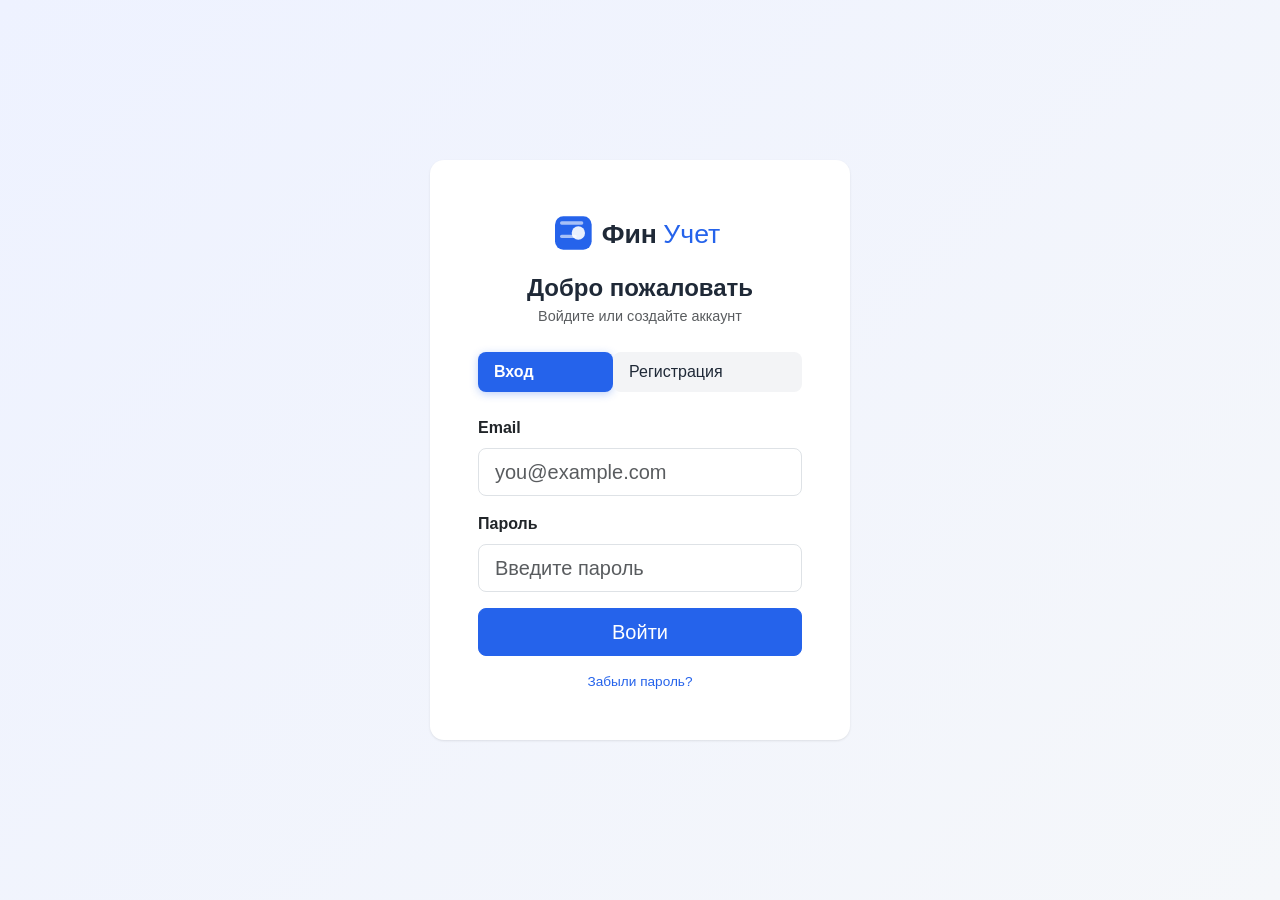
<file: frontend/index.html>
<!DOCTYPE html>
<html lang="ru">
<head>
<meta charset="UTF-8" />
<meta name="viewport" content="width=device-width, initial-scale=1.0" />
<link rel="icon" type="image/svg+xml" href="images/favicon.svg">
<title>Личный финансовый учет — Вход</title>
<link href="https://cdn.jsdelivr.net/npm/bootstrap@5.3.3/dist/css/bootstrap.min.css" rel="stylesheet">
<link href="css/style.css" rel="stylesheet">
</head>
<body>

<div class="auth-wrapper">
  <div class="card auth-card p-4 p-md-5">
    <!-- Логотип -->
    <div class="text-center mb-3">
      <img src="images/logo.svg" alt="ФинУчет" height="50" class="d-block" style="margin: 0 auto 0 calc(50% + 15px); transform: translateX(-50%);">
    </div>
    
    <h1 class="h4 text-center mb-1" style="font-weight: 700; color: #1f2937;">Добро пожаловать</h1>
    <p class="text-center text-muted mb-4" style="font-size: 0.9rem;">Войдите или создайте аккаунт</p>

    <ul class="nav nav-pills nav-fill mb-4" id="authTabs">
      <li class="nav-item">
        <button class="nav-link active" data-tab="login">Вход</button>
      </li>
      <li class="nav-item">
        <button class="nav-link" data-tab="register">Регистрация</button>
      </li>
    </ul>

    <div id="alertBox" class="alert alert-danger d-none" role="alert"></div>

    <!-- LOGIN -->
    <form id="loginForm">
      <div class="mb-3">
        <label class="form-label fw-semibold">Email</label>
        <input type="email" class="form-control form-control-lg" id="loginEmail" placeholder="you@example.com" required>
      </div>
      <div class="mb-3">
        <label class="form-label fw-semibold">Пароль</label>
        <input type="password" class="form-control form-control-lg" id="loginPassword" placeholder="Введите пароль" required>
      </div>
      <button type="submit" class="btn btn-brand w-100 btn-lg">Войти</button>
      <p class="text-center text-muted mt-3 mb-0" style="font-size: 0.85rem;">
        <a href="forgot-password.html" style="color: var(--brand); text-decoration: none;">Забыли пароль?</a>
      </p>
    </form>

    <!-- REGISTER -->
    <form id="registerForm" class="d-none">
      <div class="mb-3">
        <label class="form-label fw-semibold">Имя пользователя</label>
        <input type="text" class="form-control form-control-lg" id="regUsername" placeholder="Ваше имя" required>
      </div>
      <div class="mb-3">
        <label class="form-label fw-semibold">Email</label>
        <input type="email" class="form-control form-control-lg" id="regEmail" placeholder="you@example.com" required>
      </div>
      <div class="mb-3">
        <label class="form-label fw-semibold">Пароль</label>
        <input type="password" class="form-control form-control-lg" id="regPassword" placeholder="Минимум 6 символов" minlength="6" required>
      </div>
      <div class="mb-3">
        <label class="form-label fw-semibold">Подтверждение пароля</label>
        <input type="password" class="form-control form-control-lg" id="regPasswordConfirm" placeholder="Повторите пароль" minlength="6" required>
      </div>
      <button type="submit" class="btn btn-brand w-100 btn-lg">Зарегистрироваться</button>
    </form>
  </div>
</div>

<script src="js/config.js"></script>
<script src="js/api.js"></script>
<script src="js/auth.js"></script>
</body>
</html>
</file>
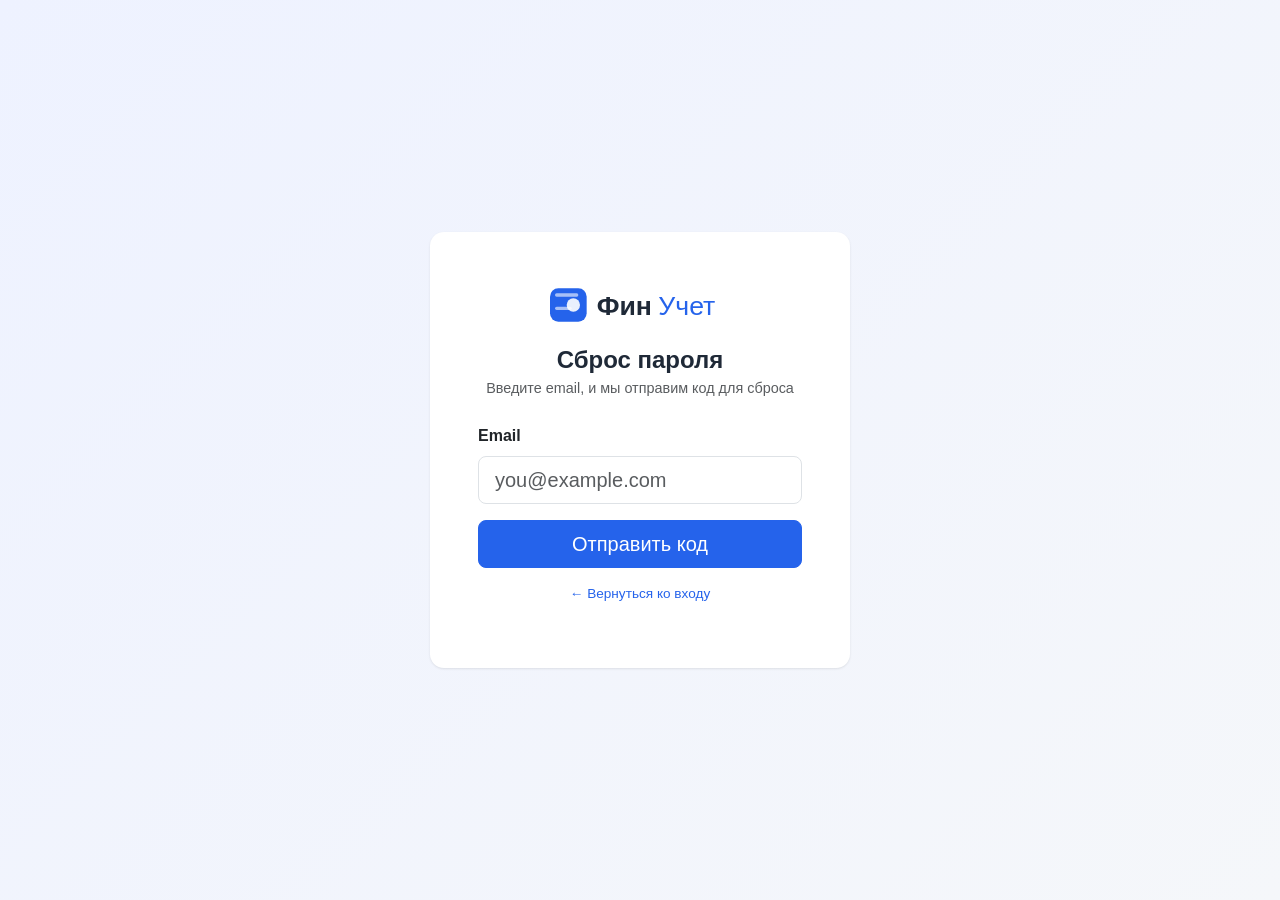
<file: frontend/forgot-password.html>
<!DOCTYPE html>
<html lang="ru">
<head>
<meta charset="UTF-8" />
<meta name="viewport" content="width=device-width, initial-scale=1.0" />
<link rel="icon" type="image/svg+xml" href="images/favicon.svg">
<title>Сброс пароля — ФинУчет</title>
<link href="https://cdn.jsdelivr.net/npm/bootstrap@5.3.3/dist/css/bootstrap.min.css" rel="stylesheet">
<link href="css/style.css" rel="stylesheet">
</head>
<body>

<div class="auth-wrapper">
  <div class="card auth-card p-4 p-md-5">
    <!-- Логотип -->
    <div class="text-center mb-3">
      <img src="images/logo.svg" alt="ФинУчет" height="50" class="d-block" style="margin: 0 auto; position: relative; left: 10px;">
    </div>
    
    <h1 class="h4 text-center mb-1" style="font-weight: 700; color: #1f2937;">Сброс пароля</h1>
    <p class="text-center text-muted mb-4" style="font-size: 0.9rem;">
      Введите email, и мы отправим код для сброса
    </p>

    <div id="alertBox" class="alert alert-danger d-none" role="alert"></div>
    <div id="successBox" class="alert alert-success d-none" role="alert"></div>

    <!-- ШАГ 1: Ввод email -->
    <form id="forgotForm">
      <div class="mb-3">
        <label class="form-label fw-semibold">Email</label>
        <input type="email" class="form-control form-control-lg" id="forgotEmail" placeholder="you@example.com" required>
      </div>
      <button type="submit" class="btn btn-brand w-100 btn-lg" id="sendCodeBtn">Отправить код</button>
    </form>

    <!-- ШАГ 2: Ввод кода и нового пароля (скрыт изначально) -->
    <form id="resetForm" class="d-none mt-3">
      <div class="mb-3">
        <label class="form-label fw-semibold">Код из письма</label>
        <input type="text" class="form-control form-control-lg text-center" id="resetCode" placeholder="000000" maxlength="6" style="font-size: 24px; letter-spacing: 6px; font-weight: 700;" required>
      </div>
      <div class="mb-3">
        <label class="form-label fw-semibold">Новый пароль</label>
        <input type="password" class="form-control form-control-lg" id="resetPassword" placeholder="Минимум 6 символов" minlength="6" required>
      </div>
      <div class="mb-3">
        <label class="form-label fw-semibold">Подтверждение пароля</label>
        <input type="password" class="form-control form-control-lg" id="resetPasswordConfirm" placeholder="Повторите пароль" minlength="6" required>
      </div>
      <button type="submit" class="btn btn-brand w-100 btn-lg" id="resetBtn">Сбросить пароль</button>
    </form>

    <div class="text-center mt-3">
      <p class="text-muted" style="font-size: 0.85rem;">
        <a href="index.html" style="color: var(--brand); text-decoration: none;">← Вернуться ко входу</a>
      </p>
    </div>
  </div>
</div>

<script src="js/config.js"></script>
<script src="js/api.js"></script>
<script src="js/forgot-password.js"></script>
</body>
</html>
</file>
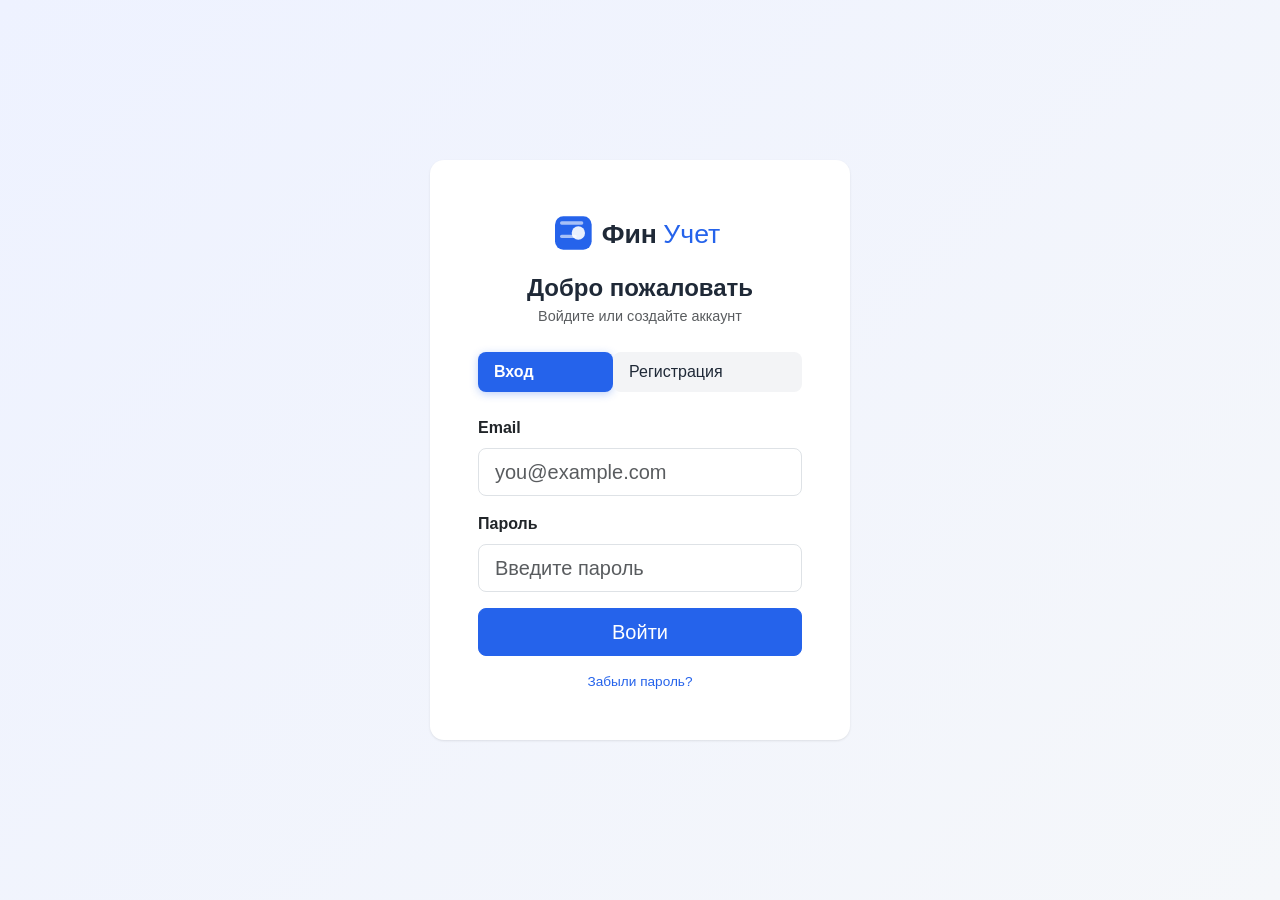
<file: frontend/plans.html>
<!DOCTYPE html>
<html lang="ru">
<head>
<meta charset="UTF-8" />
<meta name="viewport" content="width=device-width, initial-scale=1.0" />
<link rel="icon" type="image/svg+xml" href="images/favicon.svg">
<title>Планы трат</title>
<link href="https://cdn.jsdelivr.net/npm/bootstrap@5.3.3/dist/css/bootstrap.min.css" rel="stylesheet">
<link href="css/style.css" rel="stylesheet">
</head>
<body>

<nav class="navbar navbar-expand-lg navbar-light bg-white border-bottom mb-4">
  <div class="container">
    <a class="navbar-brand" href="dashboard.html">
      <img src="images/logo.svg" alt="ФинУчет" height="36" style="vertical-align: middle;">
    </a>
    
    <!-- Мобильная версия: имя + выход -->
    <div class="d-flex align-items-center gap-2 d-lg-none" id="mobileUserInfo">
      <select id="currencySelectMobile" class="form-select form-select-sm" style="width: auto;">
        <option value="RUB">₽ RUB</option>
        <option value="USD">$ USD</option>
        <option value="EUR">€ EUR</option>
        <option value="KZT">₸ KZT</option>
        <option value="BYN">Br BYN</option>
        <option value="UAH">₴ UAH</option>
      </select>
      <span class="text-muted" style="font-size: 12px; white-space: nowrap;">
        👤 <span id="navUsernameMobile"></span>
      </span>
      <a class="btn btn-outline-secondary btn-sm" href="#" id="logoutBtnMobile" style="font-size: 11px; padding: 2px 6px;">Выйти</a>
    </div>
    
    <button class="navbar-toggler" type="button" data-bs-toggle="collapse" data-bs-target="#navMenu">
      <span class="navbar-toggler-icon"></span>
    </button>
    <div class="collapse navbar-collapse" id="navMenu">
      <ul class="navbar-nav me-auto">
        <li class="nav-item">
          <a class="nav-link" href="dashboard.html">
            <img src="images/dashboard.svg" alt="Дашборд" width="18" height="18">
            Дашборд
          </a>
        </li>
        <li class="nav-item">
          <a class="nav-link" href="transactions.html">
            <img src="images/transactions.svg" alt="Операции" width="18" height="18">
            Операции
          </a>
        </li>
        <li class="nav-item">
          <a class="nav-link active" href="plans.html">
            <img src="images/plans.svg" alt="Планы трат" width="18" height="18">
            Планы трат
          </a>
        </li>
        <li class="nav-item">
          <a class="nav-link" href="reports.html">
            <img src="images/reports.svg" alt="Отчеты" width="18" height="18">
            Отчеты
          </a>
        </li>
      </ul>
      <ul class="navbar-nav">
        <li class="nav-item d-flex align-items-center me-3 text-muted">
          <span>👤 <span id="navUsername"></span></span>
        </li>
        <li class="nav-item">
          <a class="btn btn-outline-secondary btn-sm" href="#" id="logoutBtn">Выйти</a>
        </li>
      </ul>
    </div>
  </div>
</nav>

<div class="container pb-5">
  <div class="d-flex justify-content-between align-items-center mb-1">
    <h1 class="h4 mb-0">Планы трат по категориям</h1>
    <input type="month" class="form-control" id="planMonth" style="max-width: 180px;">
  </div>
  <p class="text-muted mb-4">Установите лимит расходов на месяц для каждой категории и отслеживайте прогресс.</p>

  <div id="alertBox" class="alert alert-danger d-none"></div>

  <div class="row g-3" id="plansContainer"></div>
</div>

<!-- ===== МОБИЛЬНОЕ НИЖНЕЕ МЕНЮ ===== -->
<div class="mobile-bottom-nav">
  <a href="dashboard.html" class="nav-item">
    <svg xmlns="http://www.w3.org/2000/svg" viewBox="0 0 24 24" stroke-width="2" stroke-linecap="round" stroke-linejoin="round">
      <rect x="3" y="3" width="7" height="7" rx="1"/>
      <rect x="14" y="3" width="7" height="7" rx="1"/>
      <rect x="3" y="14" width="7" height="7" rx="1"/>
      <rect x="14" y="14" width="7" height="7" rx="1"/>
    </svg>
    <span>Дашборд</span>
  </a>
  <a href="transactions.html" class="nav-item">
    <svg xmlns="http://www.w3.org/2000/svg" viewBox="0 0 24 24" stroke-width="2" stroke-linecap="round" stroke-linejoin="round">
      <path d="M6 9L3 12L6 15"/>
      <path d="M18 9L21 12L18 15"/>
      <path d="M3 12H21"/>
      <path d="M8 5V7"/>
      <path d="M16 17V19"/>
      <path d="M10 5V7"/>
      <path d="M14 17V19"/>
      <path d="M12 12V14"/>
      <path d="M12 12H10"/>
      <path d="M12 12H14"/>
    </svg>
    <span>Операции</span>
  </a>
  <a href="plans.html" class="nav-item active">
    <svg xmlns="http://www.w3.org/2000/svg" viewBox="0 0 24 24" stroke-width="2" stroke-linecap="round" stroke-linejoin="round">
      <circle cx="12" cy="12" r="10"/>
      <circle cx="12" cy="12" r="4"/>
      <path d="M12 2V4"/>
      <path d="M12 20V22"/>
      <path d="M4.93 4.93L6.34 6.34"/>
      <path d="M17.66 17.66L19.07 19.07"/>
      <path d="M2 12H4"/>
      <path d="M20 12H22"/>
      <path d="M4.93 19.07L6.34 17.66"/>
      <path d="M17.66 6.34L19.07 4.93"/>
    </svg>
    <span>Планы</span>
  </a>
  <a href="reports.html" class="nav-item">
    <svg xmlns="http://www.w3.org/2000/svg" viewBox="0 0 24 24" stroke-width="2" stroke-linecap="round" stroke-linejoin="round">
      <path d="M4 20H20"/>
      <path d="M9 10V16"/>
      <path d="M15 6V16"/>
      <path d="M12 13V16"/>
      <rect x="3" y="4" width="18" height="16" rx="2"/>
    </svg>
    <span>Отчеты</span>
  </a>
</div>

<script src="https://cdn.jsdelivr.net/npm/bootstrap@5.3.3/dist/js/bootstrap.bundle.min.js"></script>
<script src="js/config.js"></script>
<script src="js/api.js"></script>
<script src="js/nav.js"></script>
<script src="js/plans.js"></script>
</body>
</html>
</file>
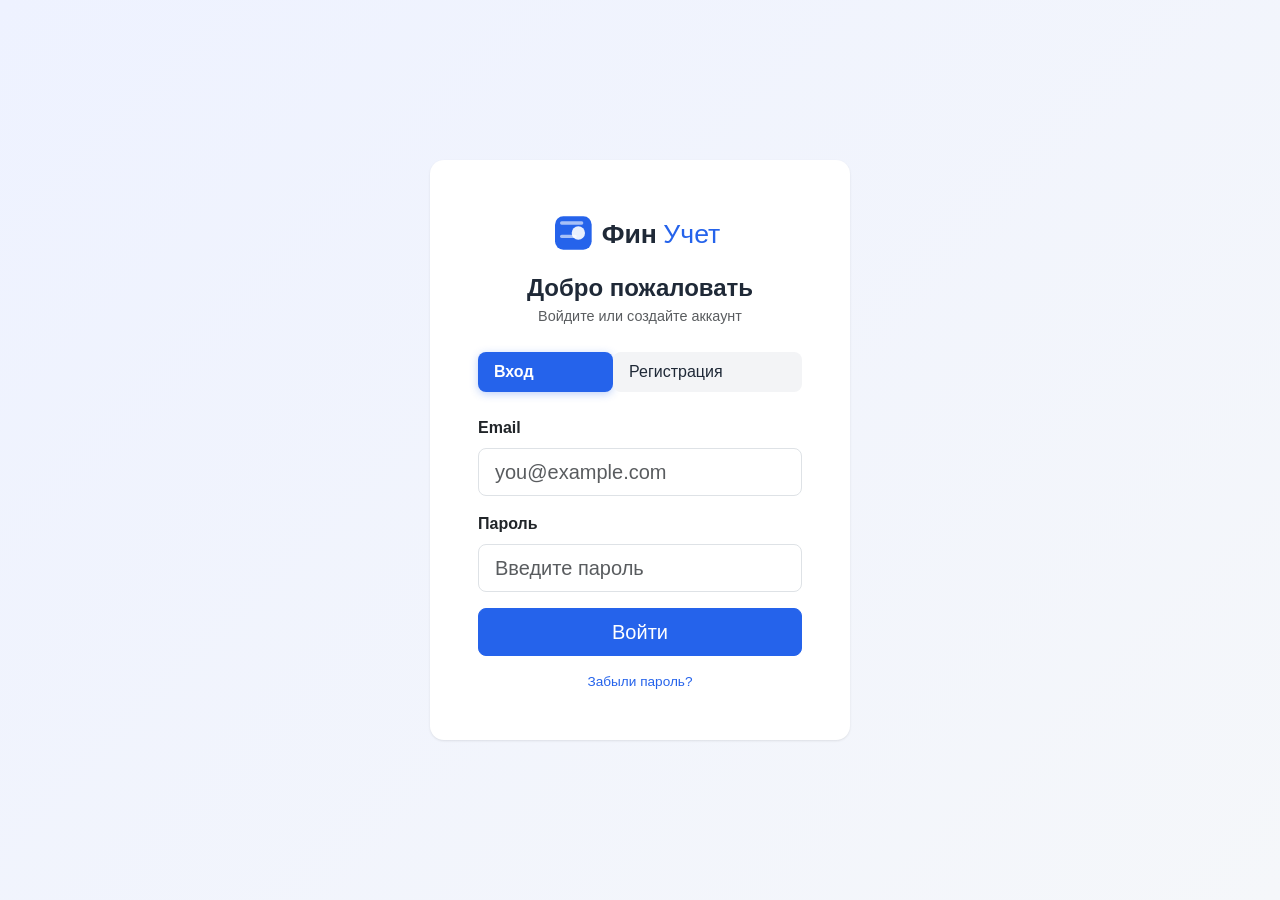
<file: frontend/transactions.html>
<!DOCTYPE html>
<html lang="ru">
<head>
<meta charset="UTF-8" />
<meta name="viewport" content="width=device-width, initial-scale=1.0" />
<link rel="icon" type="image/svg+xml" href="images/favicon.svg">
<title>Операции</title>
<link href="https://cdn.jsdelivr.net/npm/bootstrap@5.3.3/dist/css/bootstrap.min.css" rel="stylesheet">
<link href="css/style.css" rel="stylesheet">
</head>
<body>

<nav class="navbar navbar-expand-lg navbar-light bg-white border-bottom mb-4">
  <div class="container">
    <a class="navbar-brand" href="dashboard.html">
      <img src="images/logo.svg" alt="ФинУчет" height="36" style="vertical-align: middle;">
    </a>
    
    <!-- Мобильная версия: имя + выход -->
    <div class="d-flex align-items-center gap-2 d-lg-none" id="mobileUserInfo">
      <select id="currencySelectMobile" class="form-select form-select-sm" style="width: auto;">
        <option value="RUB">₽ RUB</option>
        <option value="USD">$ USD</option>
        <option value="EUR">€ EUR</option>
        <option value="KZT">₸ KZT</option>
        <option value="BYN">Br BYN</option>
        <option value="UAH">₴ UAH</option>
      </select>
      <span class="text-muted" style="font-size: 12px; white-space: nowrap;">
        👤 <span id="navUsernameMobile"></span>
      </span>
      <a class="btn btn-outline-secondary btn-sm" href="#" id="logoutBtnMobile" style="font-size: 11px; padding: 2px 6px;">Выйти</a>
    </div>
    
    <button class="navbar-toggler" type="button" data-bs-toggle="collapse" data-bs-target="#navMenu">
      <span class="navbar-toggler-icon"></span>
    </button>
    <div class="collapse navbar-collapse" id="navMenu">
      <ul class="navbar-nav me-auto">
        <li class="nav-item">
          <a class="nav-link" href="dashboard.html">
            <img src="images/dashboard.svg" alt="Дашборд" width="18" height="18">
            Дашборд
          </a>
        </li>
        <li class="nav-item">
          <a class="nav-link active" href="transactions.html">
            <img src="images/transactions.svg" alt="Операции" width="18" height="18">
            Операции
          </a>
        </li>
        <li class="nav-item">
          <a class="nav-link" href="plans.html">
            <img src="images/plans.svg" alt="Планы трат" width="18" height="18">
            Планы трат
          </a>
        </li>
        <li class="nav-item">
          <a class="nav-link" href="reports.html">
            <img src="images/reports.svg" alt="Отчеты" width="18" height="18">
            Отчеты
          </a>
        </li>
      </ul>
      <ul class="navbar-nav">
        <li class="nav-item d-flex align-items-center me-3 text-muted">
          <span>👤 <span id="navUsername"></span></span>
        </li>
        <li class="nav-item">
          <a class="btn btn-outline-secondary btn-sm" href="#" id="logoutBtn">Выйти</a>
        </li>
      </ul>
    </div>
  </div>
</nav>

<div class="container pb-5">
  <div class="d-flex justify-content-between align-items-center mb-4">
    <h1 class="h4 mb-0">Операции</h1>
    <button class="btn btn-brand" data-bs-toggle="modal" data-bs-target="#txModal" id="btnAddTx">+ Добавить операцию</button>
  </div>

  <div id="alertBox" class="alert alert-danger d-none"></div>

  <!-- Filters -->
  <div class="card p-3 mb-4">
    <div class="row g-2 align-items-end">
      <div class="col-6 col-md-2">
        <label class="form-label small mb-1">Тип</label>
        <select class="form-select form-select-sm" id="filterType">
          <option value="">Все</option>
          <option value="income">Доход</option>
          <option value="expense">Расход</option>
          <option value="investment">Инвестиция</option>
        </select>
      </div>
      <div class="col-6 col-md-3">
        <label class="form-label small mb-1">Категория</label>
        <select class="form-select form-select-sm" id="filterCategory">
          <option value="">Все</option>
        </select>
      </div>
      <div class="col-6 col-md-2">
        <label class="form-label small mb-1">Период</label>
        <select class="form-select form-select-sm" id="filterPeriod">
          <option value="all">Все время</option>
          <option value="today">Сегодня</option>
          <option value="week">Неделя</option>
          <option value="month">Месяц</option>
          <option value="custom">Произвольный</option>
        </select>
      </div>
      <div class="col-6 col-md-2 custom-range d-none">
        <label class="form-label small mb-1">С</label>
        <input type="date" class="form-control form-control-sm" id="filterStart">
      </div>
      <div class="col-6 col-md-2 custom-range d-none">
        <label class="form-label small mb-1">По</label>
        <input type="date" class="form-control form-control-sm" id="filterEnd">
      </div>
      <div class="col-6 col-md-1">
        <button class="btn btn-brand btn-sm w-100" id="btnFilter">Найти</button>
      </div>
    </div>
  </div>

  <div class="card p-3">
  <div class="table-responsive">
    <table class="table align-middle mb-0">
      <thead>
        <tr>
          <th>Дата</th>
          <th>Тип</th>
          <th>Категория</th>
          <th class="text-end">Сумма</th>
          <th>Комментарий</th>
          <th class="text-end">Действия</th>
        </tr>
      </thead>
      <tbody id="txBody"></tbody>
    </table>
    <div id="txEmpty" class="empty-state d-none">Операций не найдено.</div>
  </div>
</div>
</div>

<!-- Add/Edit Modal -->
<div class="modal fade" id="txModal" tabindex="-1">
  <div class="modal-dialog">
    <div class="modal-content">
      <div class="modal-header">
        <h5 class="modal-title" id="txModalTitle">Новая операция</h5>
        <button type="button" class="btn-close" data-bs-dismiss="modal"></button>
      </div>
      <form id="txForm">
        <div class="modal-body">
          <input type="hidden" id="txId">
          <div class="mb-3">
            <label class="form-label">Тип</label>
            <select class="form-select" id="txType" required>
              <option value="expense">Расход</option>
              <option value="income">Доход</option>
              <option value="investment">Инвестиция</option>
            </select>
          </div>
          <div class="mb-3">
            <label class="form-label">Категория</label>
            <select class="form-select" id="txCategory" required></select>
          </div>
          <div class="mb-3">
            <label class="form-label">Сумма</label>
            <input type="number" step="0.01" min="0.01" class="form-control" id="txAmount" required>
          </div>
          <div class="mb-3">
            <label class="form-label">Дата</label>
            <input type="date" class="form-control" id="txDate" required>
          </div>
          <div class="mb-3">
            <label class="form-label">Комментарий</label>
            <input type="text" class="form-control" id="txComment" placeholder="Необязательно">
          </div>

          <!-- ===== НОВЫЙ ЧЕКБОКС ===== -->
          <div class="mb-3" id="excludeCheckboxWrapper">
            <div class="form-check">
              <input class="form-check-input" type="checkbox" id="txExcludeFromIncome">
              <label class="form-check-label" for="txExcludeFromIncome">
                <span>Не учитывать в доходах</span>
                <small class="d-block text-muted" style="font-size: 0.75rem;">
                  (для возвратов, переводов между счетами, покупки/продажи активов)
                </small>
              </label>
            </div>
          </div>
          <!-- ===== КОНЕЦ НОВОГО ЧЕКБОКСА ===== -->

        </div>
        <div class="modal-footer">
          <button type="button" class="btn btn-outline-secondary" data-bs-dismiss="modal">Отмена</button>
          <button type="submit" class="btn btn-brand">Сохранить</button>
        </div>
      </form>
    </div>
  </div>
</div>

<!-- Delete confirm modal -->
<div class="modal fade" id="deleteModal" tabindex="-1">
  <div class="modal-dialog">
    <div class="modal-content">
      <div class="modal-header">
        <h5 class="modal-title">Удалить операцию?</h5>
        <button type="button" class="btn-close" data-bs-dismiss="modal"></button>
      </div>
      <div class="modal-body">Это действие нельзя отменить.</div>
      <div class="modal-footer">
        <button type="button" class="btn btn-outline-secondary" data-bs-dismiss="modal">Отмена</button>
        <button type="button" class="btn btn-danger" id="confirmDeleteBtn">Удалить</button>
      </div>
    </div>
  </div>
</div>

<!-- ===== МОБИЛЬНОЕ НИЖНЕЕ МЕНЮ ===== -->
<div class="mobile-bottom-nav">
  <a href="dashboard.html" class="nav-item">
    <svg xmlns="http://www.w3.org/2000/svg" viewBox="0 0 24 24" stroke-width="2" stroke-linecap="round" stroke-linejoin="round">
      <rect x="3" y="3" width="7" height="7" rx="1"/>
      <rect x="14" y="3" width="7" height="7" rx="1"/>
      <rect x="3" y="14" width="7" height="7" rx="1"/>
      <rect x="14" y="14" width="7" height="7" rx="1"/>
    </svg>
    <span>Дашборд</span>
  </a>
  <a href="transactions.html" class="nav-item active">
    <svg xmlns="http://www.w3.org/2000/svg" viewBox="0 0 24 24" stroke-width="2" stroke-linecap="round" stroke-linejoin="round">
      <path d="M6 9L3 12L6 15"/>
      <path d="M18 9L21 12L18 15"/>
      <path d="M3 12H21"/>
      <path d="M8 5V7"/>
      <path d="M16 17V19"/>
      <path d="M10 5V7"/>
      <path d="M14 17V19"/>
      <path d="M12 12V14"/>
      <path d="M12 12H10"/>
      <path d="M12 12H14"/>
    </svg>
    <span>Операции</span>
  </a>
  <a href="plans.html" class="nav-item">
    <svg xmlns="http://www.w3.org/2000/svg" viewBox="0 0 24 24" stroke-width="2" stroke-linecap="round" stroke-linejoin="round">
      <circle cx="12" cy="12" r="10"/>
      <circle cx="12" cy="12" r="4"/>
      <path d="M12 2V4"/>
      <path d="M12 20V22"/>
      <path d="M4.93 4.93L6.34 6.34"/>
      <path d="M17.66 17.66L19.07 19.07"/>
      <path d="M2 12H4"/>
      <path d="M20 12H22"/>
      <path d="M4.93 19.07L6.34 17.66"/>
      <path d="M17.66 6.34L19.07 4.93"/>
    </svg>
    <span>Планы</span>
  </a>
  <a href="reports.html" class="nav-item">
    <svg xmlns="http://www.w3.org/2000/svg" viewBox="0 0 24 24" stroke-width="2" stroke-linecap="round" stroke-linejoin="round">
      <path d="M4 20H20"/>
      <path d="M9 10V16"/>
      <path d="M15 6V16"/>
      <path d="M12 13V16"/>
      <rect x="3" y="4" width="18" height="16" rx="2"/>
    </svg>
    <span>Отчеты</span>
  </a>
</div>

<script src="https://cdn.jsdelivr.net/npm/bootstrap@5.3.3/dist/js/bootstrap.bundle.min.js"></script>
<script src="js/config.js"></script>
<script src="js/api.js"></script>
<script src="js/nav.js"></script>
<script src="js/transactions.js"></script>
</body>
</html>
</file>
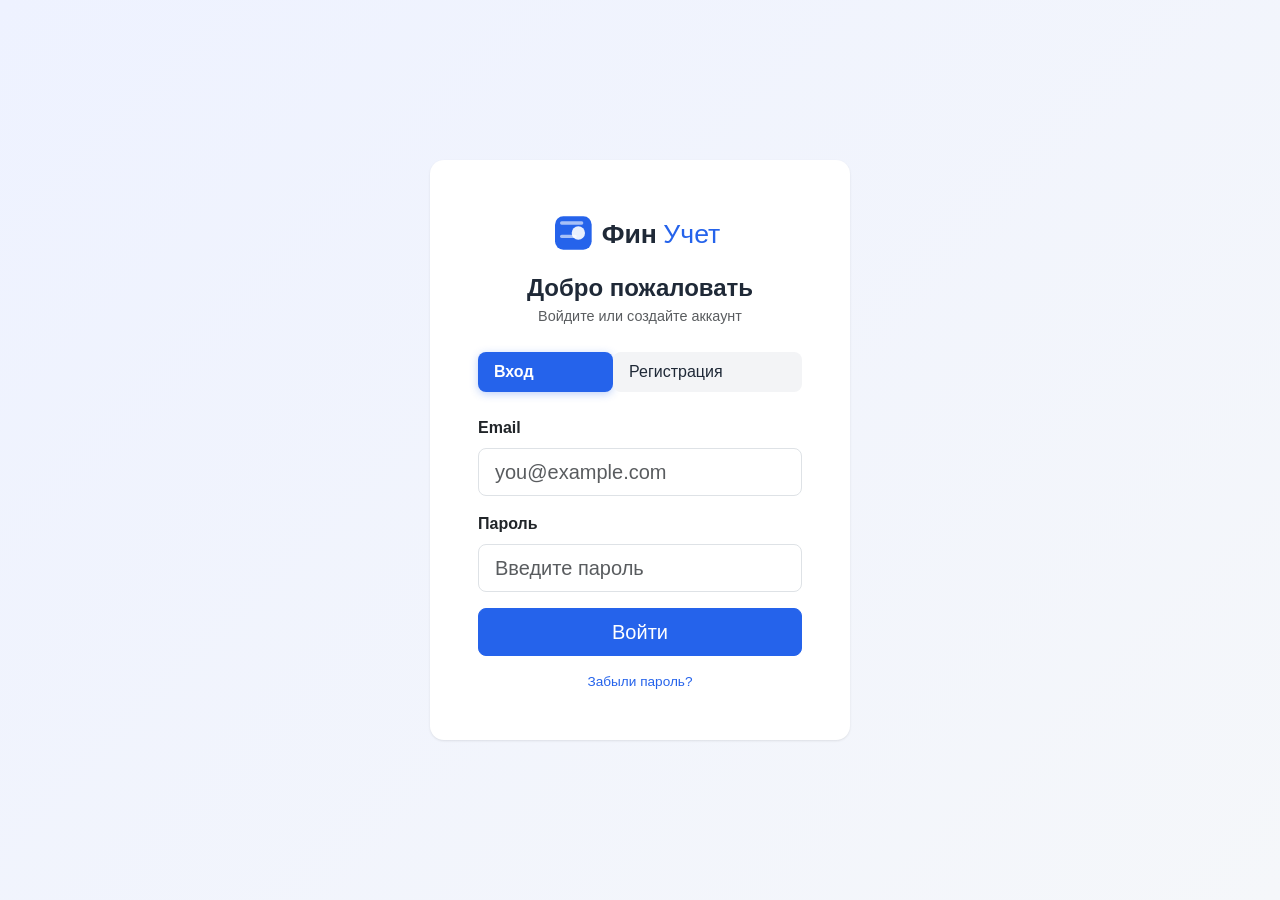
<file: frontend/verify.html>
<!DOCTYPE html>
<html lang="ru">
<head>
<meta charset="UTF-8" />
<meta name="viewport" content="width=device-width, initial-scale=1.0" />
<link rel="icon" type="image/svg+xml" href="images/favicon.svg">
<title>Подтверждение — ФинУчет</title>
<link href="https://cdn.jsdelivr.net/npm/bootstrap@5.3.3/dist/css/bootstrap.min.css" rel="stylesheet">
<link href="css/style.css" rel="stylesheet">
</head>
<body>

<div class="auth-wrapper">
  <div class="card auth-card p-4 p-md-5">
    <!-- Логотип -->
    <div class="text-center mb-3">
      <img src="images/logo.svg" alt="ФинУчет" height="50" class="d-block" style="margin: 0 auto; position: relative; left: 10px;">
    </div>
    
    <h1 class="h4 text-center mb-1" style="font-weight: 700; color: #1f2937;">Подтверждение</h1>
    <p class="text-center text-muted mb-4" style="font-size: 0.9rem;">
      Мы отправили код на <span id="verifyEmail" style="font-weight: 600;">ваш email</span>
    </p>

    <div id="alertBox" class="alert alert-danger d-none" role="alert"></div>
    <div id="successBox" class="alert alert-success d-none" role="alert"></div>

    <form id="verifyForm">
      <div class="mb-3">
        <label class="form-label fw-semibold">Введите код из письма</label>
        <input type="text" class="form-control form-control-lg text-center" id="verifyCode" placeholder="000000" maxlength="6" style="font-size: 28px; letter-spacing: 8px; font-weight: 700;" required>
      </div>
      <button type="submit" class="btn btn-brand w-100 btn-lg" id="verifyBtn">Подтвердить</button>
    </form>

    <div class="text-center mt-3">
      <p class="text-muted" style="font-size: 0.85rem;">
        Не пришёл код? 
        <a href="#" id="resendCodeBtn" style="color: var(--brand); text-decoration: none; font-weight: 600;">Отправить снова</a>
      </p>
      <p class="text-muted" style="font-size: 0.8rem;">
        <a href="index.html" style="color: var(--brand); text-decoration: none;">← Вернуться ко входу</a>
      </p>
    </div>
  </div>
</div>

<script src="js/config.js"></script>
<script src="js/api.js"></script>
<script src="js/verify.js"></script>
</body>
</html>
</file>
<file: frontend/css/style.css>
:root {
  --brand: #2563eb;
  --brand-dark: #1d4ed8;
  --bg: #f5f7fa;
  --card-bg: #ffffff;
  --text-muted: #6b7280;
}

body {
  background-color: var(--bg);
  font-family: -apple-system, "Segoe UI", Roboto, Arial, sans-serif;
  color: #1f2937;
}

.navbar-brand {
  font-weight: 700;
  color: var(--brand) !important;
}

.nav-link.active {
  color: var(--brand) !important;
  font-weight: 600;
}

.card {
  border: none;
  border-radius: 14px;
  box-shadow: 0 1px 3px rgba(0, 0, 0, 0.06), 0 1px 2px rgba(0, 0, 0, 0.04);
}

.stat-card {
  background: var(--card-bg);
  padding: 1.25rem 1.5rem;
}

.stat-card .label {
  color: var(--text-muted);
  font-size: 0.85rem;
  text-transform: uppercase;
  letter-spacing: 0.03em;
}

.stat-card .value {
  font-size: 1.75rem;
  font-weight: 700;
}

.value.positive { color: #16a34a; }
.value.negative { color: #dc2626; }

.btn-brand {
  background-color: var(--brand);
  border-color: var(--brand);
  color: #fff;
}

.btn-brand:hover {
  background-color: var(--brand-dark);
  border-color: var(--brand-dark);
  color: #fff;
}

.auth-wrapper {
  min-height: 100vh;
  display: flex;
  align-items: center;
  justify-content: center;
  background: linear-gradient(135deg, #eef2ff 0%, #f5f7fa 100%);
}

.auth-card {
  width: 100%;
  max-width: 420px;
}

.progress {
  height: 10px;
  border-radius: 6px;
}

.table-responsive {
  border-radius: 10px;
  overflow: hidden;
}

.badge-income { background-color: #dcfce7; color: #166534; }
.badge-expense { background-color: #fee2e2; color: #991b1b; }

.empty-state {
  text-align: center;
  color: var(--text-muted);
  padding: 2rem 0;
}

/* Стили для вкладок авторизации */
.auth-wrapper .nav-pills .nav-link {
  color: #1f2937;
  background-color: #f3f4f6;
  border-radius: 8px;
  transition: all 0.2s ease;
}

.auth-wrapper .nav-pills .nav-link:hover {
  background-color: #e5e7eb;
}

.auth-wrapper .nav-pills .nav-link.active {
  color: #ffffff !important;
  background-color: var(--brand);
  font-weight: 600;
  box-shadow: 0 2px 8px rgba(37, 99, 235, 0.3);
}

/* ===== КНОПКА "ВОЙТИ" БЕЛЫЙ ТЕКСТ ===== */
.btn-brand,
.btn-brand:visited,
.btn-brand:active,
.btn-brand:focus {
  color: #ffffff !important;
  background-color: var(--brand) !important;
  border-color: var(--brand) !important;
}

.btn-brand:hover {
  color: #ffffff !important;
  background-color: var(--brand-dark) !important;
  border-color: var(--brand-dark) !important;
}

.auth-wrapper .btn-brand {
  color: #ffffff !important;
}

button.btn-brand,
input.btn-brand {
  color: #ffffff !important;
}

/* ===== НАВИГАЦИЯ С ИКОНКАМИ ===== */
.nav-link {
  display: flex;
  align-items: center;
  gap: 6px;
}

.nav-link img {
  width: 18px;
  height: 18px;
  vertical-align: middle;
  display: inline-block;
  filter: brightness(0) saturate(100%) invert(44%) sepia(0%) saturate(0%) hue-rotate(0deg) brightness(100%) contrast(90%);
  transition: filter 0.2s ease;
}

.nav-link:hover img {
  filter: brightness(0) saturate(100%) invert(27%) sepia(86%) saturate(3300%) hue-rotate(215deg) brightness(95%) contrast(98%);
}

.nav-link.active img {
  filter: brightness(0) saturate(100%) invert(27%) sepia(86%) saturate(3300%) hue-rotate(215deg) brightness(95%) contrast(98%);
}

/* ===== МОБИЛЬНОЕ НИЖНЕЕ МЕНЮ ===== */
.mobile-bottom-nav {
  display: none;
  position: fixed;
  bottom: 0;
  left: 0;
  right: 0;
  background: #ffffff;
  border-top: 1px solid #e5e7eb;
  padding: 6px 0;
  z-index: 1050;
  box-shadow: 0 -2px 10px rgba(0, 0, 0, 0.06);
  justify-content: space-around;
  align-items: center;
}

.mobile-bottom-nav .nav-item {
  display: flex;
  flex-direction: column;
  align-items: center;
  text-decoration: none;
  color: #6b7280;
  font-size: 10px;
  padding: 4px 8px;
  border-radius: 8px;
  transition: all 0.2s ease;
  min-width: 56px;
}

.mobile-bottom-nav .nav-item svg {
  width: 24px;
  height: 24px;
  stroke: #6b7280;
  fill: none;
  transition: all 0.2s ease;
  margin-bottom: 2px;
}

.mobile-bottom-nav .nav-item span {
  font-size: 10px;
  font-weight: 500;
}

.mobile-bottom-nav .nav-item.active {
  color: var(--brand);
}

.mobile-bottom-nav .nav-item.active svg {
  stroke: var(--brand);
  fill: var(--brand);
  fill-opacity: 0.1;
}

.mobile-bottom-nav .nav-item:hover {
  color: var(--brand);
}

.mobile-bottom-nav .nav-item:hover svg {
  stroke: var(--brand);
}

/* ===== СКРЫВАЕМ МОБИЛЬНУЮ ВЕРСИЮ НА ДЕСКТОПЕ ===== */
.mobile-only {
  display: none !important;
}

.badge-investment { background-color: #ede9fe; color: #5b21b6; }
.text-investment { color: #7c3aed; }
/* ===== МОБИЛЬНАЯ ВЕРСИЯ ===== */
@media (max-width: 767.98px) {
  .mobile-bottom-nav {
    display: flex;
  }

  .navbar-toggler {
    display: none !important;
  }

  .navbar-collapse {
    display: none !important;
  }

  .navbar {
    padding-top: 4px !important;
    padding-bottom: 4px !important;
    min-height: 44px !important;
  }

  .navbar .container {
    padding-top: 2px !important;
    padding-bottom: 2px !important;
  }

  .navbar-brand img {
    height: 28px !important;
  }

  .navbar .ms-auto .text-muted {
    font-size: 12px !important;
  }

  .navbar .ms-auto .btn-sm {
    font-size: 11px !important;
    padding: 2px 8px !important;
  }

  .container {
    padding-bottom: 80px !important;
  }

  /* ===== МОБИЛЬНЫЕ КАРТОЧКИ ===== */
  .table-responsive {
    overflow-x: visible !important;
  }

  .table thead {
    display: none !important;
  }

  .table tbody tr {
    display: block !important;
    background: #ffffff !important;
    border-radius: 12px !important;
    padding: 0 !important;
    margin-bottom: 10px !important;
    border: 1px solid #f0f0f0 !important;
    box-shadow: 0 1px 4px rgba(0, 0, 0, 0.06) !important;
  }

  .table tbody td {
    display: block !important;
    padding: 0 !important;
    border: none !important;
    background: transparent !important;
    text-align: left !important;
  }

  .table tbody td.desktop-only {
    display: none !important;
  }

  .table tbody td.mobile-only {
    display: block !important;
    padding: 14px 16px !important;
  }

  .mobile-row {
    display: flex;
    justify-content: space-between;
    align-items: center;
    padding: 2px 0;
  }

  .mobile-row-header {
    border-bottom: 1px solid #f3f4f6;
    padding-bottom: 6px;
    margin-bottom: 6px;
  }

  .mobile-row-header .mobile-date {
    font-size: 14px;
    font-weight: 500;
    color: #1f2937;
  }

  .mobile-row-header .badge {
    font-size: 12px !important;
    padding: 3px 12px !important;
  }

  .mobile-row-main {
    padding: 4px 0;
  }

  .mobile-row-main .mobile-category {
    font-size: 16px;
    font-weight: 600;
    color: #1f2937;
  }

  .mobile-row-main .mobile-amount {
    font-size: 18px;
    font-weight: 700;
  }

  .mobile-row-comment {
    font-size: 13px;
    font-weight: 400;
    color: #6b7280;
    padding-top: 4px;
    border-top: 1px dashed #f0f0f0;
    margin-top: 4px;
    width: 100%;
  }

  .mobile-row-actions {
    display: flex;
    gap: 8px;
    padding-top: 10px;
    border-top: 1px solid #f3f4f6;
    margin-top: 6px;
  }

  .mobile-row-actions .btn {
    flex: 1;
    font-size: 13px !important;
    padding: 6px 0 !important;
    text-align: center;
    border-radius: 8px !important;
  }

  .mobile-row-actions .btn-outline-secondary {
    background: #f3f4f6;
    border-color: #e5e7eb;
  }

  .mobile-row-actions .btn-outline-danger {
    background: #fef2f2;
    border-color: #fecaca;
  }

  .card.p-3 {
    padding: 12px !important;
  }

  .card.p-3.mb-4 {
    padding: 10px !important;
  }

  .card.p-3.mb-4 .form-label {
    font-size: 10px !important;
    margin-bottom: 1px !important;
  }

  .card.p-3.mb-4 .form-select-sm,
  .card.p-3.mb-4 .form-control-sm {
    font-size: 11px !important;
    padding: 2px 6px !important;
  }

  .card.p-3.mb-4 .btn-sm {
    font-size: 11px !important;
    padding: 2px 6px !important;
  }
}

/* ===== МОБИЛЬНЫЕ ГРАФИКИ ===== */
@media (max-width: 767.98px) {
  #dailyChart,
  #trendChart,
  #categoryPie {
    height: 280px !important;
    max-height: 280px !important;
  }
}
</file>
